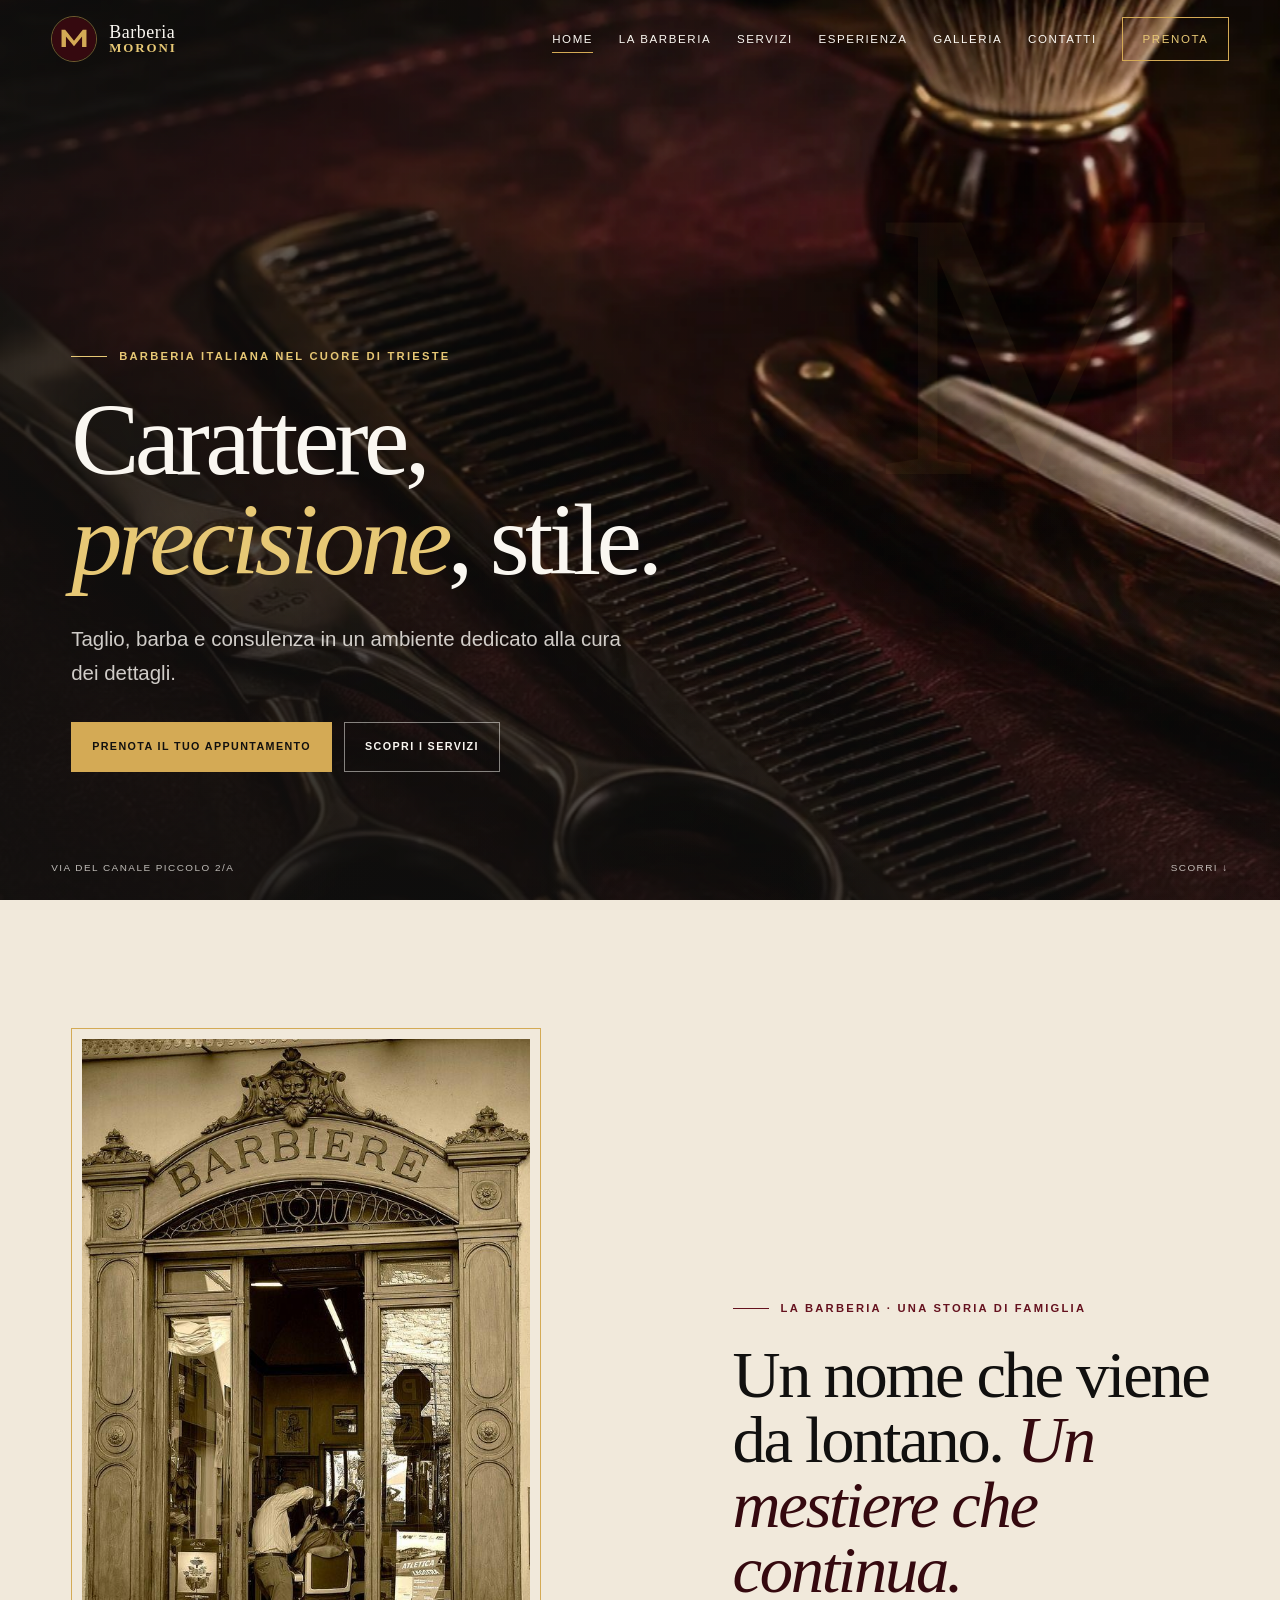
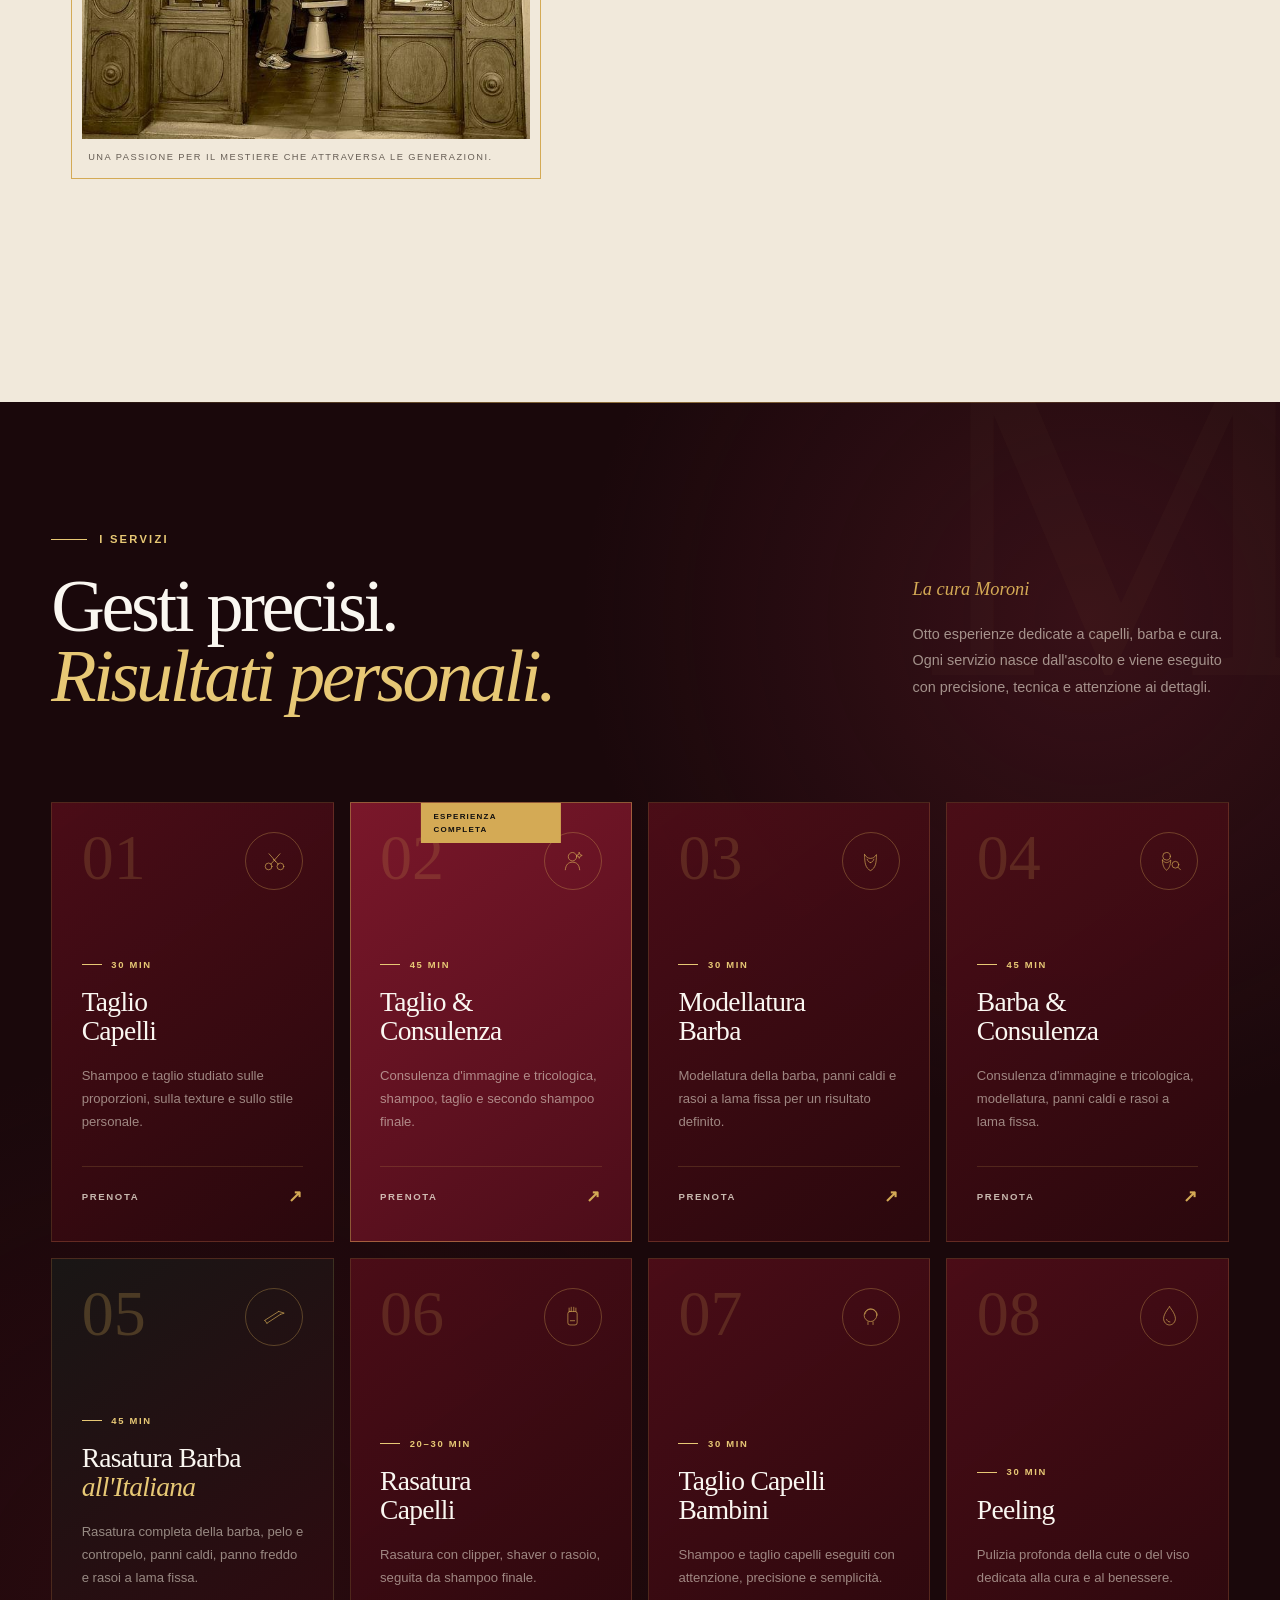
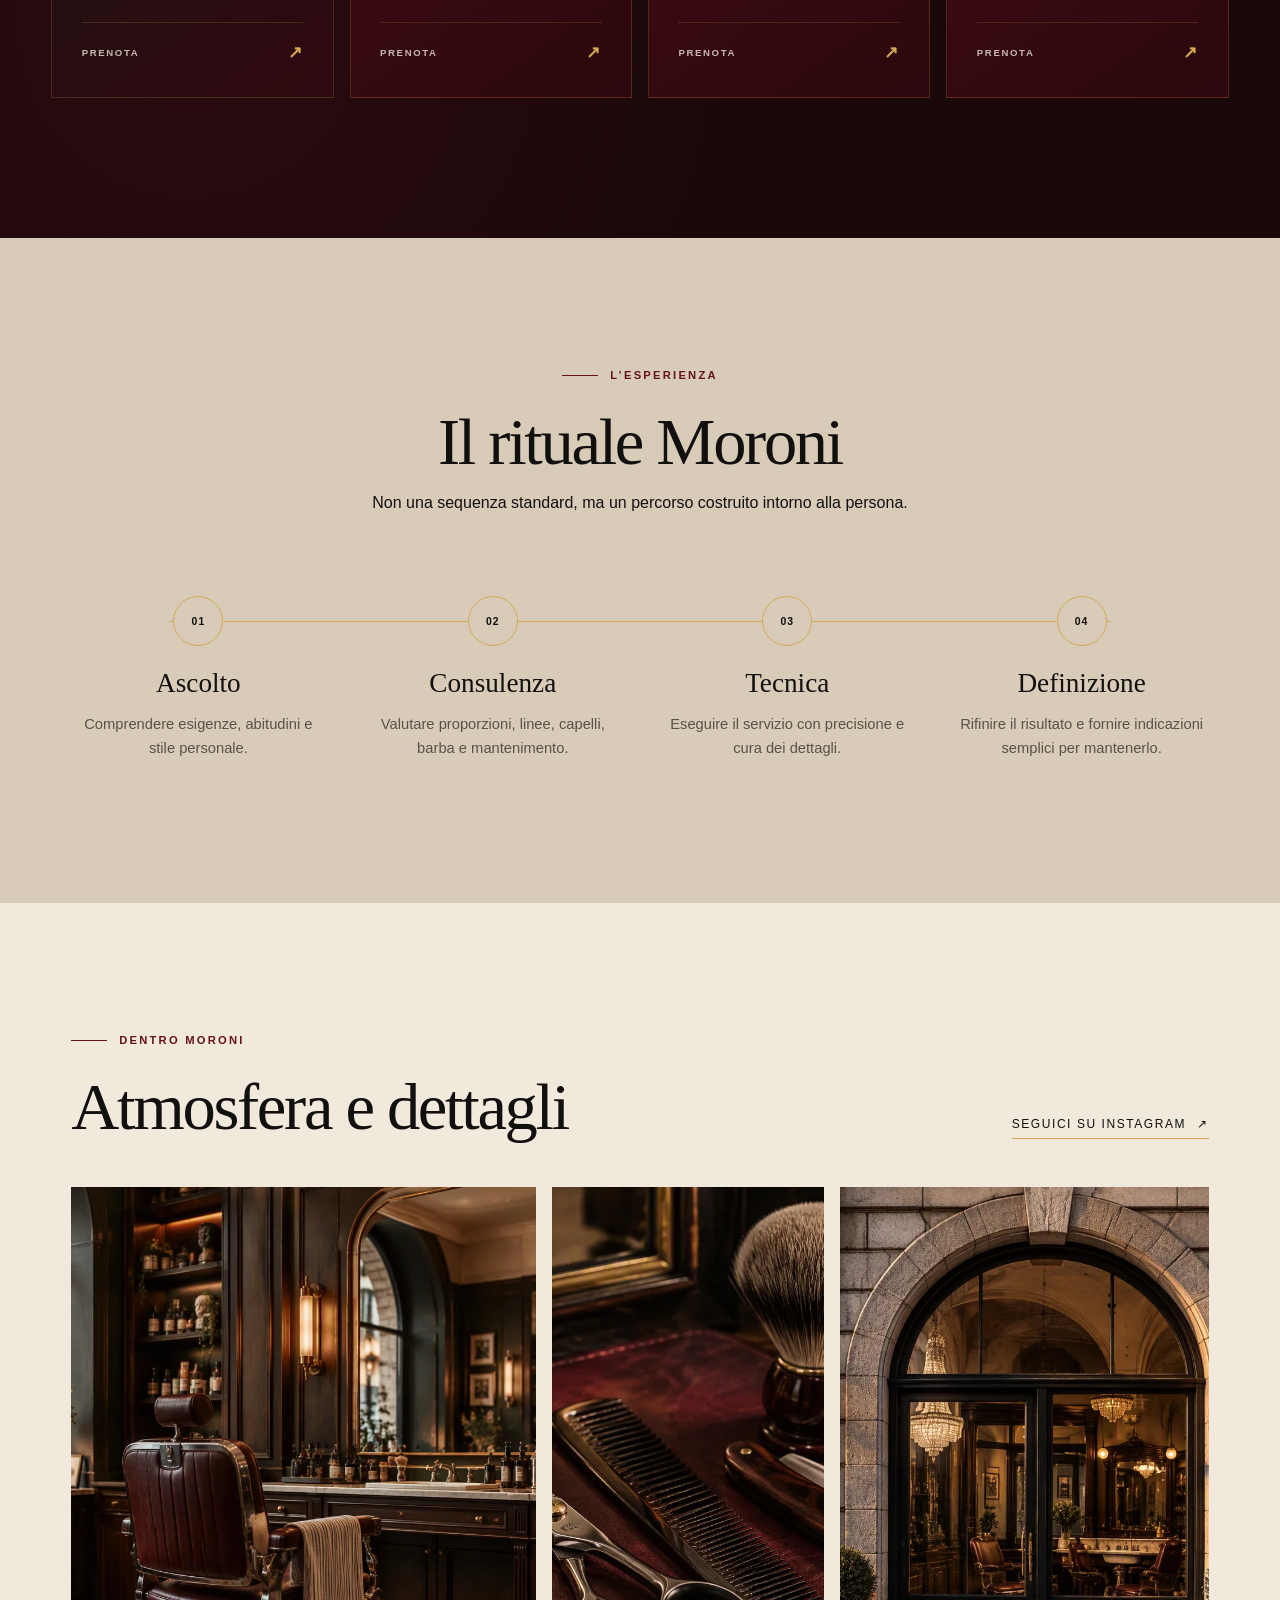
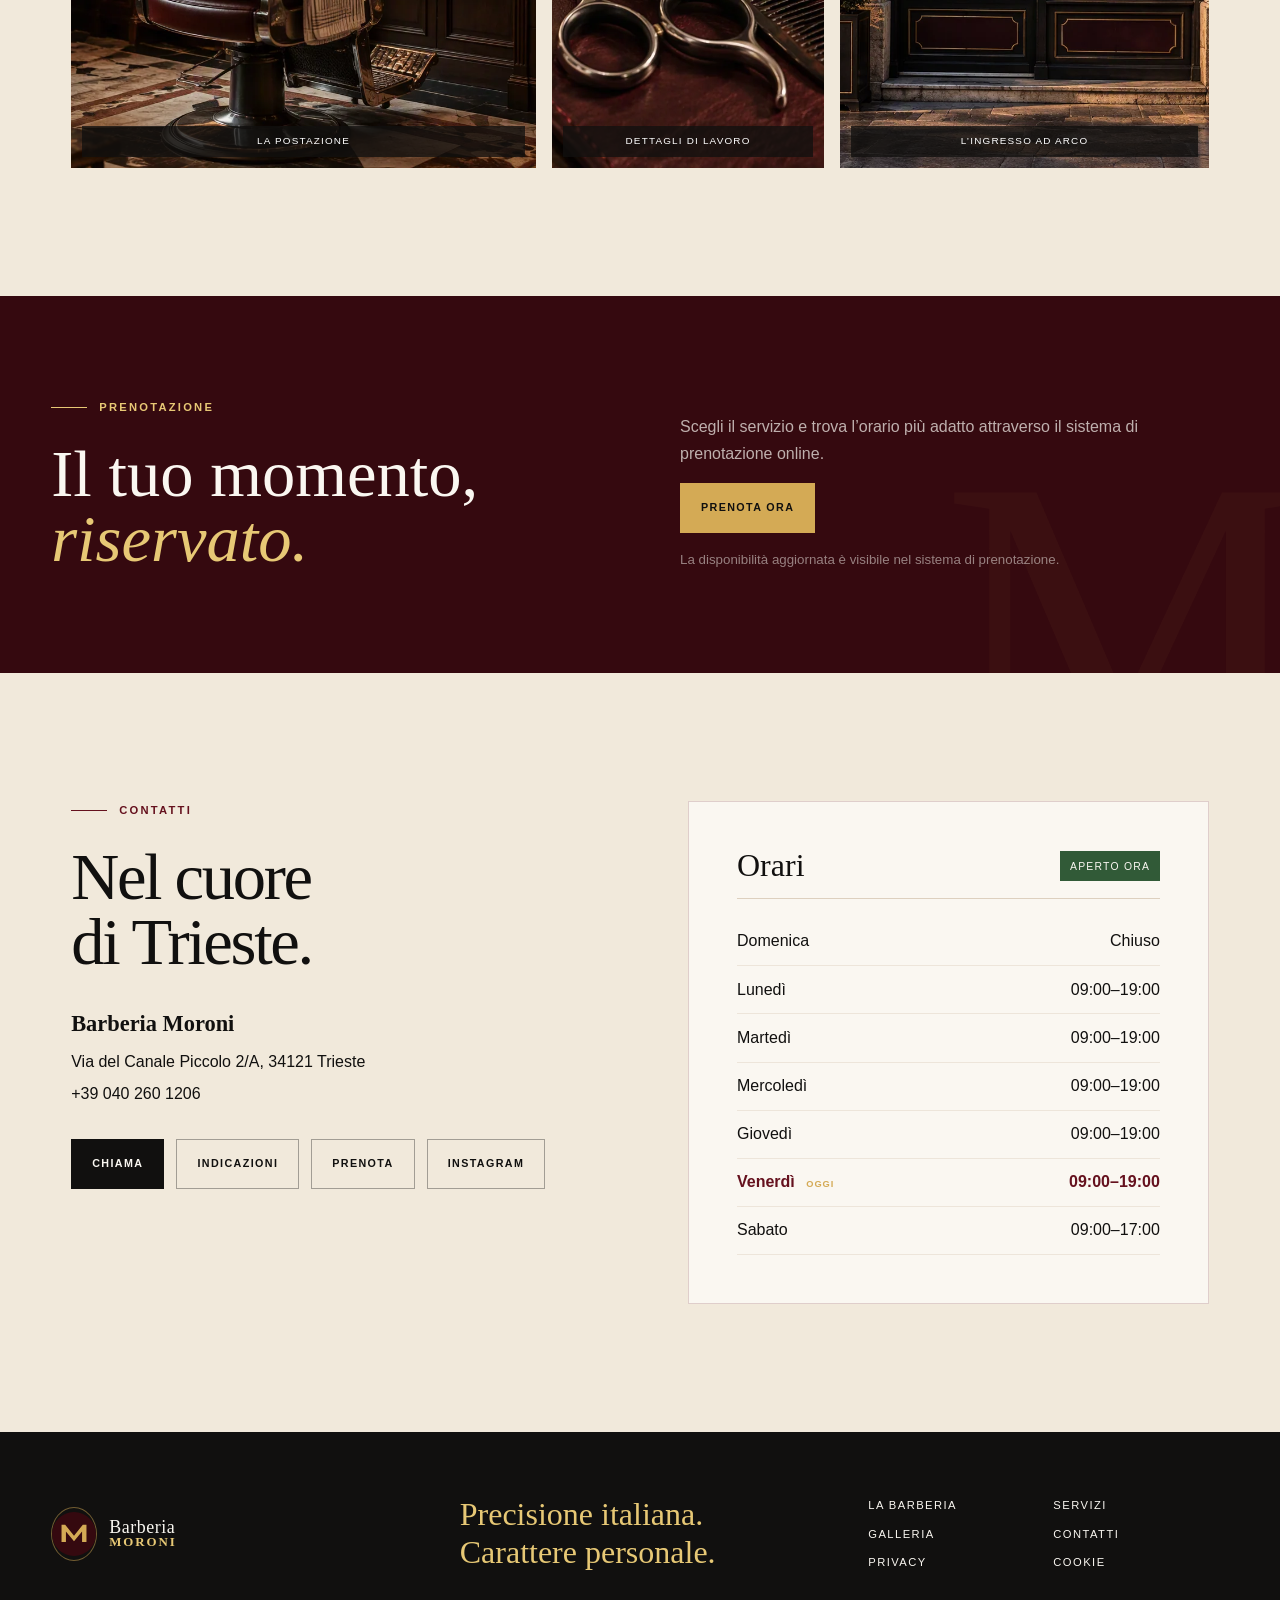
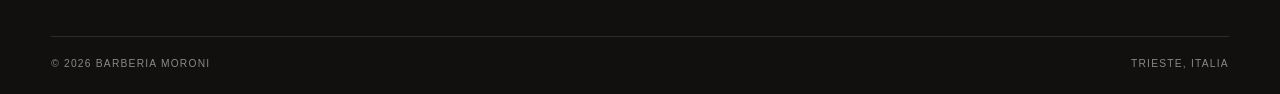
<file: index.html>
<!doctype html>
<html lang="it">

<head>
    <meta charset="utf-8">
    <meta name="viewport" content="width=device-width,initial-scale=1">
    <title>Barberia Moroni | Taglio, barba e consulenza a Trieste</title>
    <meta name="description"
        content="Barberia Moroni a Trieste: taglio capelli, modellatura barba, rasatura italiana e consulenza personalizzata. Scopri i servizi e prenota online.">
    <meta name="theme-color" content="#35090F">
    <meta property="og:title" content="Barberia Moroni | Trieste">
    <meta property="og:description" content="Carattere, precisione, stile. Barberia italiana nel cuore di Trieste.">
    <meta property="og:type" content="website">
    <meta property="og:image" content="assets/images/hero-barberia-moroni.jpg">
    <meta name="twitter:card" content="summary_large_image">
    <link rel="icon" href="assets/icons/favicon.svg" type="image/svg+xml">
    <link rel="preload" as="image" href="assets/images/hero-barberia-moroni.webp" media="(min-width:701px)">
    <link rel="stylesheet" href="css/style.css">
    <script src="js/config.js" defer></script>
    <script src="js/main.js" defer></script>
    <script
        type="application/ld+json">{"@context":"https://schema.org","@type":"HairSalon","name":"Barberia Moroni","address":{"@type":"PostalAddress","streetAddress":"Via del Canale Piccolo 2/A","postalCode":"34121","addressLocality":"Trieste","addressCountry":"IT"},"telephone":"+39 040 260 1206","sameAs":["https://www.instagram.com/barberiamoroni/"]}</script>
</head>

<body>
    <a class="skip-link" href="#main">Vai al contenuto</a>
    <header class="site-header" id="top"><a class="brand" href="#home"
            aria-label="Barberia Moroni, home"><img src="assets/logo/monogramma-m.svg" alt=""><span>Barberia
                <b>Moroni</b></span></a><button class="menu-toggle" aria-expanded="false"
            aria-controls="nav"><span></span><span></span><span></span><em>Menu</em></button>
        <nav id="nav" aria-label="Principale"><a href="#home">Home</a><a href="#barberia">La Barberia</a><a
                href="#servizi">Servizi</a><a href="#esperienza">Esperienza</a><a href="#galleria">Galleria</a><a
                href="#contatti">Contatti</a><a class="nav-cta booking-link" href="#">Prenota</a></nav>
    </header>
    <main id="main">
        <section class="hero" id="home">
            <picture>
                <source media="(max-width:700px)" srcset="assets/images/hero-barberia-moroni-mobile.webp"
                    type="image/webp">
                <source srcset="assets/images/hero-barberia-moroni.webp" type="image/webp"><img id="hero-image"
                    src="assets/images/hero-barberia-moroni.jpg"
                    alt="Ingresso ad arco di una barberia elegante nel centro storico" width="1920" height="1080">
            </picture>
            <div class="hero-shade"></div>
            <div class="watermark" aria-hidden="true">M</div>
            <div class="hero-content">
                <p class="eyebrow">Barberia italiana nel cuore di Trieste</p>
                <h1>Carattere,<br><i>precisione</i>, stile.</h1>
                <p class="lead">Taglio, barba e consulenza in un ambiente dedicato alla cura dei dettagli.</p>
                <div class="hero-actions"><a class="btn btn-gold booking-link" href="#">Prenota il tuo
                        appuntamento</a><a class="btn btn-ghost" href="#servizi">Scopri i servizi</a></div>
            </div>
            <div class="hero-meta"><span>Via del Canale Piccolo 2/A</span><a href="#barberia">Scorri <span
                        aria-hidden="true">↓</span></a></div>
        </section>

<section class="story section" id="barberia">

    <div class="story-images reveal">
        <figure class="portrait">
            <img
                src="assets/images/history.jpg"
                alt="L'atmosfera classica e gli arredi della Barberia Moroni"
                loading="lazy"
                width="1500"
                height="700"
            >
            <figcaption>
                Una passione per il mestiere che attraversa le generazioni.
            </figcaption>
        </figure>
    </div>

    <div class="story-copy reveal">
        <p class="eyebrow dark">La Barberia · Una storia di famiglia</p>

        <h2>Un nome che viene da lontano. <i class="deep">Un mestiere che continua.</i></h2>
    </div>
</section>

        <section class="services-cards-section" id="servizi">

            <div class="services-cards-header">
                <div>
                    <p class="eyebrow">I servizi</p>

                    <h2>
                        Gesti precisi.<br>
                        <em>Risultati personali.</em>
                    </h2>
                </div>

                <div class="services-cards-intro">
                    <span>La cura Moroni</span>

                    <p>
                        Otto esperienze dedicate a capelli, barba e cura.
                        Ogni servizio nasce dall'ascolto e viene eseguito
                        con precisione, tecnica e attenzione ai dettagli.
                    </p>
                </div>
            </div>


            <div class="services-cards-grid">

                <!-- 01 TAGLIO CAPELLI -->
                <article class="service-card">

                    <div class="service-card-top">
                        <span class="service-number">01</span>

                        <div class="service-icon" aria-hidden="true">
                            <svg viewBox="0 0 64 64">
                                <circle cx="18" cy="46" r="8"></circle>
                                <circle cx="46" cy="46" r="8"></circle>
                                <path d="M23 41L45 16"></path>
                                <path d="M41 41L19 16"></path>
                                <path d="M29 29L35 35"></path>
                            </svg>
                        </div>
                    </div>

                    <div class="service-card-content">

                        <span class="service-duration">
                            30 min
                        </span>

                        <h3>Taglio<br>Capelli</h3>

                        <p>
                            Shampoo e taglio studiato sulle proporzioni,
                            sulla texture e sullo stile personale.
                        </p>

                    </div>

                    <a class="service-card-link" href="https://bookizon.it/web/n/barberia-moroni/profilo"
                        target="_blank" rel="noopener noreferrer">
                        <span>Prenota</span>
                        <span aria-hidden="true">↗</span>
                    </a>

                </article>


                <!-- 02 TAGLIO + CONSULENZA -->
                <article class="service-card service-card-featured">

                    <div class="service-card-top">
                        <span class="service-number">02</span>

                        <div class="service-icon" aria-hidden="true">
                            <svg viewBox="0 0 64 64">
                                <circle cx="32" cy="23" r="10"></circle>
                                <path d="M15 54C16 42 22 36 32 36C42 36 48 42 49 54"></path>
                                <path d="M48 13L50 18L55 20L50 22L48 27L46 22L41 20L46 18Z"></path>
                            </svg>
                        </div>
                    </div>

                    <div class="service-card-content">

                        <span class="service-duration">
                            45 min
                        </span>

                        <h3>
                            Taglio &amp;<br>
                            Consulenza
                        </h3>

                        <p>
                            Consulenza d'immagine e tricologica, shampoo,
                            taglio e secondo shampoo finale.
                        </p>

                    </div>

                    <div class="service-featured-label">
                        Esperienza completa
                    </div>

                    <a class="service-card-link" href="https://bookizon.it/web/n/barberia-moroni/profilo"
                        target="_blank" rel="noopener noreferrer">
                        <span>Prenota</span>
                        <span aria-hidden="true">↗</span>
                    </a>

                </article>


                <!-- 03 MODELLATURA BARBA -->
                <article class="service-card">

                    <div class="service-card-top">
                        <span class="service-number">03</span>

                        <div class="service-icon" aria-hidden="true">
                            <svg viewBox="0 0 64 64">
                                <path d="
                            M18 18
                            C18 38 20 50 32 56
                            C44 50 46 38 46 18
                            C42 24 38 27 32 27
                            C26 27 22 24 18 18Z
                        "></path>
                                <path d="M24 29C26 34 28 36 32 37"></path>
                                <path d="M40 29C38 34 36 36 32 37"></path>
                            </svg>
                        </div>
                    </div>

                    <div class="service-card-content">

                        <span class="service-duration">
                            30 min
                        </span>

                        <h3>
                            Modellatura<br>
                            Barba
                        </h3>

                        <p>
                            Modellatura della barba, panni caldi e rasoi
                            a lama fissa per un risultato definito.
                        </p>

                    </div>

                    <a class="service-card-link" href="https://bookizon.it/web/n/barberia-moroni/profilo"
                        target="_blank" rel="noopener noreferrer">
                        <span>Prenota</span>
                        <span aria-hidden="true">↗</span>
                    </a>

                </article>


                <!-- 04 BARBA + CONSULENZA -->
                <article class="service-card">

                    <div class="service-card-top">
                        <span class="service-number">04</span>

                        <div class="service-icon" aria-hidden="true">
                            <svg viewBox="0 0 64 64">
                                <circle cx="25" cy="22" r="9"></circle>

                                <path d="
                            M15 31
                            C16 44 19 51 25 55
                            C31 51 34 44 35 31
                            C31 35 28 37 25 37
                            C22 37 19 35 15 31Z
                        "></path>

                                <circle cx="46" cy="42" r="8"></circle>
                                <path d="M52 48L58 54"></path>
                            </svg>
                        </div>
                    </div>

                    <div class="service-card-content">

                        <span class="service-duration">
                            45 min
                        </span>

                        <h3>
                            Barba &amp;<br>
                            Consulenza
                        </h3>

                        <p>
                            Consulenza d'immagine e tricologica,
                            modellatura, panni caldi e rasoi a lama fissa.
                        </p>

                    </div>

                    <a class="service-card-link" href="https://bookizon.it/web/n/barberia-moroni/profilo"
                        target="_blank" rel="noopener noreferrer">
                        <span>Prenota</span>
                        <span aria-hidden="true">↗</span>
                    </a>

                </article>


                <!-- 05 RASATURA ITALIANA -->
                <article class="service-card service-card-wide">

                    <div class="service-card-top">
                        <span class="service-number">05</span>

                        <div class="service-icon" aria-hidden="true">
                            <svg viewBox="0 0 64 64">
                                <path d="M9 41L42 20"></path>
                                <path d="M14 48L46 27"></path>
                                <path d="M42 20L55 24L46 27"></path>
                                <path d="M9 41L14 48"></path>
                            </svg>
                        </div>
                    </div>

                    <div class="service-card-content">

                        <span class="service-duration">
                            45 min
                        </span>

                        <h3>
                            Rasatura Barba<br>
                            <em>all'Italiana</em>
                        </h3>

                        <p>
                            Rasatura completa della barba, pelo e contropelo,
                            panni caldi, panno freddo e rasoi a lama fissa.
                        </p>

                    </div>

                    <a class="service-card-link" href="https://bookizon.it/web/n/barberia-moroni/profilo"
                        target="_blank" rel="noopener noreferrer">
                        <span>Prenota</span>
                        <span aria-hidden="true">↗</span>
                    </a>

                </article>


                <!-- 06 RASATURA CAPELLI -->
                <article class="service-card">

                    <div class="service-card-top">
                        <span class="service-number">06</span>

                        <div class="service-icon" aria-hidden="true">
                            <svg viewBox="0 0 64 64">
                                <rect x="21" y="20" width="22" height="32" rx="5"></rect>
                                <path d="M24 20V12"></path>
                                <path d="M29 20V10"></path>
                                <path d="M35 20V10"></path>
                                <path d="M40 20V12"></path>
                                <path d="M27 42H37"></path>
                            </svg>
                        </div>
                    </div>

                    <div class="service-card-content">

                        <span class="service-duration">
                            20–30 min
                        </span>

                        <h3>
                            Rasatura<br>
                            Capelli
                        </h3>

                        <p>
                            Rasatura con clipper, shaver o rasoio,
                            seguita da shampoo finale.
                        </p>

                    </div>

                    <a class="service-card-link" href="https://bookizon.it/web/n/barberia-moroni/profilo"
                        target="_blank" rel="noopener noreferrer">
                        <span>Prenota</span>
                        <span aria-hidden="true">↗</span>
                    </a>

                </article>


                <!-- 07 BAMBINI -->
                <article class="service-card">

                    <div class="service-card-top">
                        <span class="service-number">07</span>

                        <div class="service-icon" aria-hidden="true">
                            <svg viewBox="0 0 64 64">
                                <circle cx="32" cy="29" r="15"></circle>
                                <path d="M19 26C22 17 28 13 37 15C43 16 47 21 48 27"></path>
                                <path d="M26 45V51"></path>
                                <path d="M38 45V51"></path>
                            </svg>
                        </div>
                    </div>

                    <div class="service-card-content">

                        <span class="service-duration">
                            30 min
                        </span>

                        <h3>
                            Taglio Capelli<br>
                            Bambini
                        </h3>

                        <p>
                            Shampoo e taglio capelli eseguiti con
                            attenzione, precisione e semplicità.
                        </p>

                    </div>

                    <a class="service-card-link" href="https://bookizon.it/web/n/barberia-moroni/profilo"
                        target="_blank" rel="noopener noreferrer">
                        <span>Prenota</span>
                        <span aria-hidden="true">↗</span>
                    </a>

                </article>


                <!-- 08 PEELING -->
                <article class="service-card">

                    <div class="service-card-top">
                        <span class="service-number">08</span>

                        <div class="service-icon" aria-hidden="true">
                            <svg viewBox="0 0 64 64">
                                <path d="
                            M32 9
                            C32 9 18 25 18 37
                            C18 45 24 52 32 52
                            C40 52 46 45 46 37
                            C46 25 32 9 32 9Z
                        "></path>

                                <path d="M25 39C27 43 29 45 33 45"></path>
                            </svg>
                        </div>
                    </div>

                    <div class="service-card-content">

                        <span class="service-duration">
                            30 min
                        </span>

                        <h3>Peeling</h3>

                        <p>
                            Pulizia profonda della cute o del viso
                            dedicata alla cura e al benessere.
                        </p>

                    </div>

                    <a class="service-card-link" href="https://bookizon.it/web/n/barberia-moroni/profilo"
                        target="_blank" rel="noopener noreferrer">
                        <span>Prenota</span>
                        <span aria-hidden="true">↗</span>
                    </a>

                </article>

            </div>

        </section>
        <section class="ritual section" id="esperienza">
            <div class="ritual-intro reveal">
                <p class="eyebrow dark">L’esperienza</p>
                <h2>Il rituale Moroni</h2>
                <p>Non una sequenza standard, ma un percorso costruito intorno alla persona.</p>
            </div>
            <div class="ritual-steps">
                <article class="reveal"><span>01</span>
                    <h3>Ascolto</h3>
                    <p>Comprendere esigenze, abitudini e stile personale.</p>
                </article>
                <article class="reveal"><span>02</span>
                    <h3>Consulenza</h3>
                    <p>Valutare proporzioni, linee, capelli, barba e mantenimento.</p>
                </article>
                <article class="reveal"><span>03</span>
                    <h3>Tecnica</h3>
                    <p>Eseguire il servizio con precisione e cura dei dettagli.</p>
                </article>
                <article class="reveal"><span>04</span>
                    <h3>Definizione</h3>
                    <p>Rifinire il risultato e fornire indicazioni semplici per mantenerlo.</p>
                </article>
            </div>
        </section>
        <section class="gallery section" id="galleria">
            <div class="gallery-head">
                <div>
                    <p class="eyebrow dark">Dentro Moroni</p>
                    <h2>Atmosfera e dettagli</h2>
                </div><a class="text-link" id="instagram-gallery" href="#">Seguici su Instagram <span>↗</span></a>
            </div>
            <div class="gallery-grid" id="gallery-grid"></div>
        </section>
        <section class="booking-band">
            <div>
                <p class="eyebrow">Prenotazione</p>
                <h2>Il tuo momento,<br><i>riservato.</i></h2>
            </div>
            <div>
                <p>Scegli il servizio e trova l’orario più adatto attraverso il sistema di prenotazione online.</p><a
                    class="btn btn-gold booking-link" href="#">Prenota ora</a><small>La disponibilità aggiornata è
                    visibile nel sistema di prenotazione.</small>
            </div>
        </section>
        <section class="contact section" id="contatti">
            <div class="contact-copy">
                <p class="eyebrow dark">Contatti</p>
                <h2>Nel cuore<br>di Trieste.</h2>
                <address><strong>Barberia Moroni</strong><span id="address"></span><a id="phone"></a></address>
                <div class="contact-actions"><a class="btn btn-dark" id="call-link">Chiama</a><a class="btn btn-outline"
                        id="directions-link">Indicazioni</a><a class="btn btn-outline booking-link">Prenota</a><a
                        class="btn btn-outline" id="instagram-link">Instagram</a></div>
            </div>
            <div class="hours">
                <div class="hours-top">
                    <h3>Orari</h3><span class="status" id="open-status" aria-live="polite"></span>
                </div>
                <p class="verify-note" id="verify-note">Orari indicativi da verificare prima della pubblicazione.</p>
                <ol id="hours-list"></ol>
            </div>
        </section>
    </main>
    <footer>
        <div class="footer-top"><a class="brand" href="#home"><img src="assets/logo/monogramma-m.svg" alt="" width="54"
                    height="54"><span>Barberia <b>Moroni</b></span></a>
            <p>Precisione italiana.<br>Carattere personale.</p>
            <nav aria-label="Footer"><a href="#barberia">La Barberia</a><a href="#servizi">Servizi</a><a
                    href="#galleria">Galleria</a><a href="#contatti">Contatti</a><a href="privacy.html">Privacy</a><a
                    href="cookie.html">Cookie</a></nav>
        </div>
        <div class="footer-bottom"><span>© <span id="year"></span> Barberia Moroni</span><span>Trieste, Italia</span>
        </div>
    </footer>
    <div class="lightbox" id="lightbox" role="dialog" aria-modal="true" aria-labelledby="lightbox-caption" hidden>
        <button class="lightbox-close" aria-label="Chiudi immagine">×</button><button class="lightbox-prev"
            aria-label="Immagine precedente">←</button>
        <figure><img alt="">
            <figcaption id="lightbox-caption"></figcaption>
        </figure><button class="lightbox-next" aria-label="Immagine successiva">→</button>
    </div>
</body>

</html>
</file>
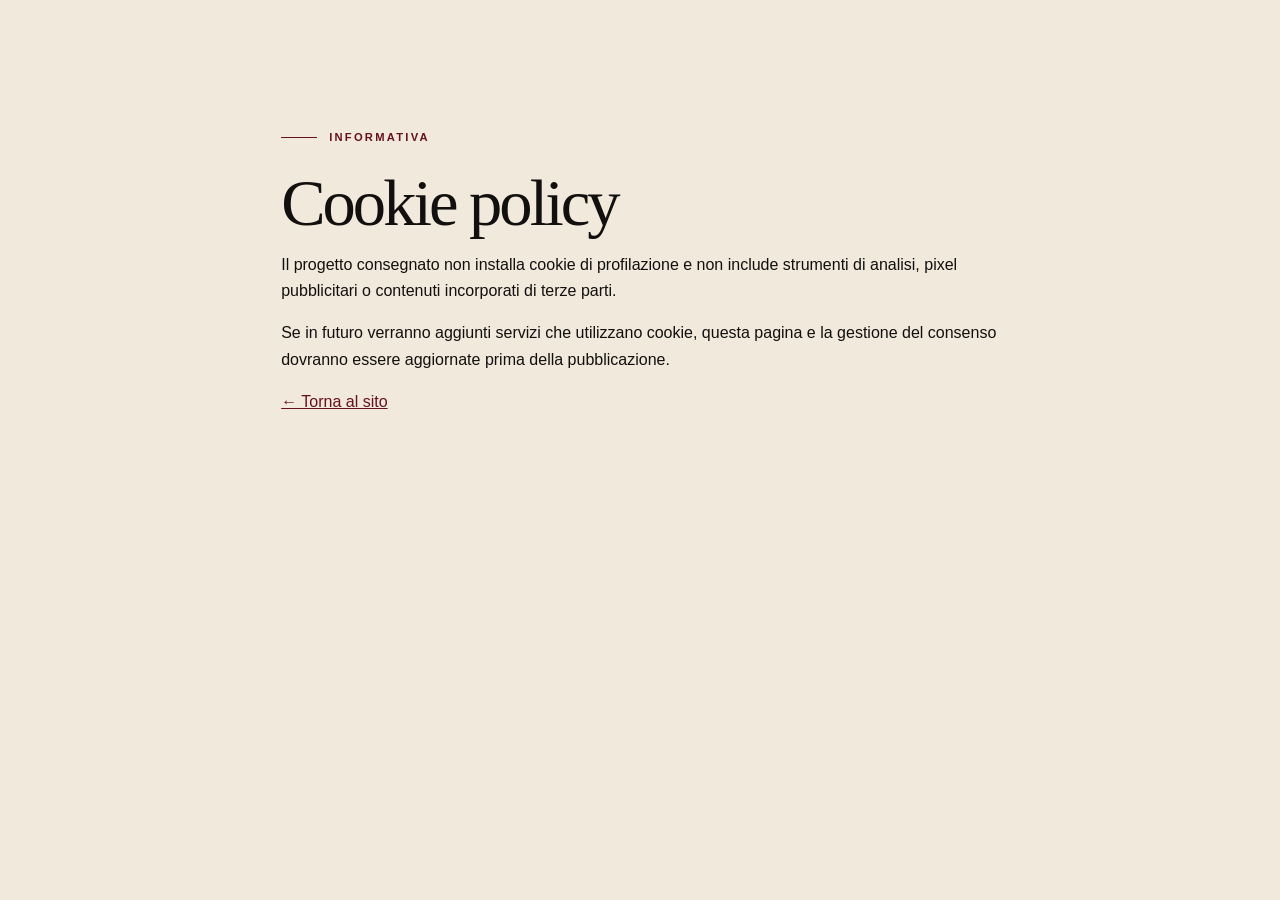
<file: cookie.html>
<!doctype html><html lang="it"><head><meta charset="utf-8"><meta name="viewport" content="width=device-width,initial-scale=1"><title>Cookie policy | Barberia Moroni</title><link rel="stylesheet" href="css/style.css"><style>.legal{max-width:820px;margin:auto;padding:8rem var(--pad)}.legal h1{font-size:var(--h2)}.legal a{color:var(--burgundy);text-decoration:underline}</style></head><body><main class="legal"><p class="eyebrow dark">Informativa</p><h1>Cookie policy</h1><p>Il progetto consegnato non installa cookie di profilazione e non include strumenti di analisi, pixel pubblicitari o contenuti incorporati di terze parti.</p><p>Se in futuro verranno aggiunti servizi che utilizzano cookie, questa pagina e la gestione del consenso dovranno essere aggiornate prima della pubblicazione.</p><p><a href="index.html">← Torna al sito</a></p></main></body></html>
</file>
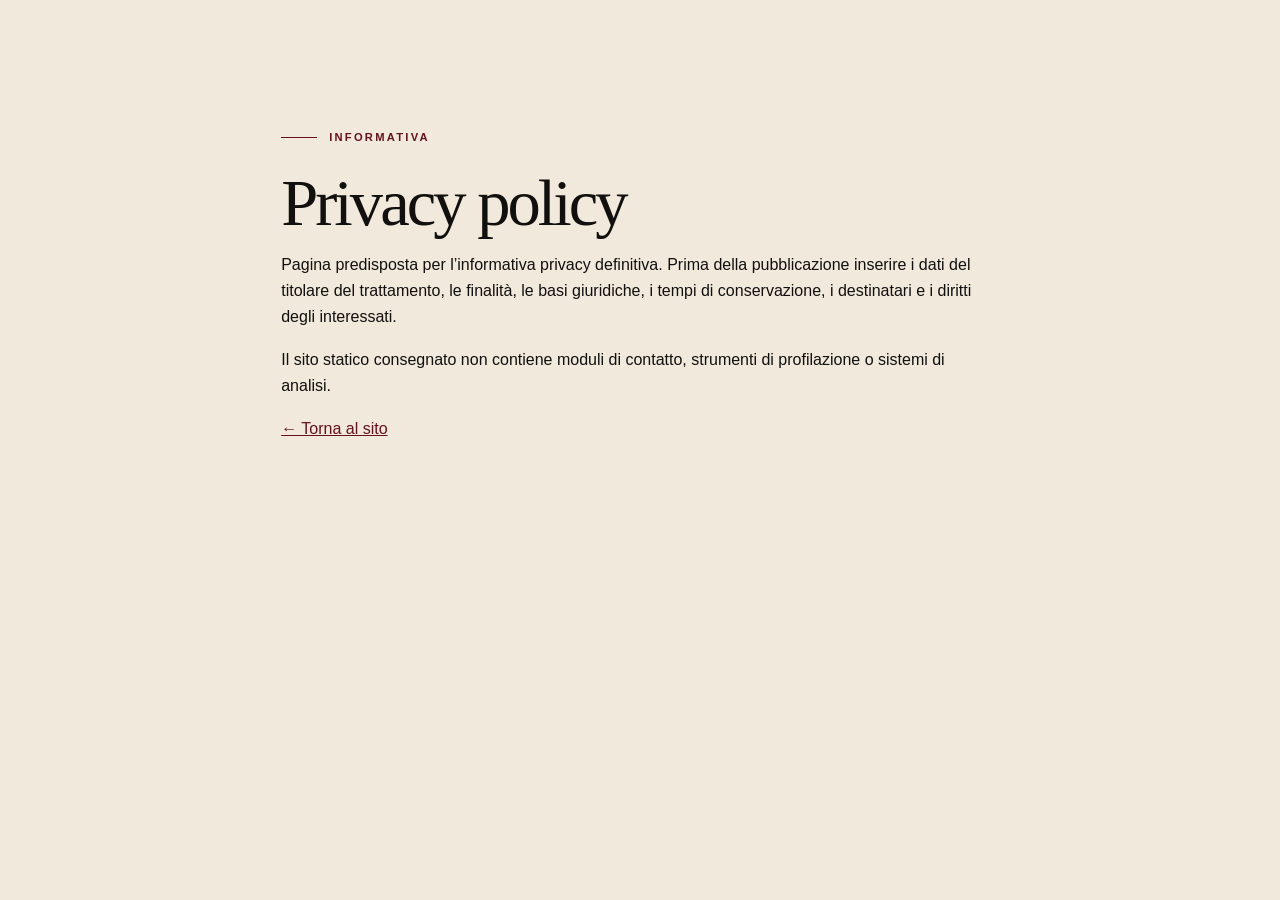
<file: privacy.html>
<!doctype html><html lang="it"><head><meta charset="utf-8"><meta name="viewport" content="width=device-width,initial-scale=1"><title>Privacy policy | Barberia Moroni</title><link rel="stylesheet" href="css/style.css"><style>.legal{max-width:820px;margin:auto;padding:8rem var(--pad)}.legal h1{font-size:var(--h2)}.legal a{color:var(--burgundy);text-decoration:underline}</style></head><body><main class="legal"><p class="eyebrow dark">Informativa</p><h1>Privacy policy</h1><p>Pagina predisposta per l’informativa privacy definitiva. Prima della pubblicazione inserire i dati del titolare del trattamento, le finalità, le basi giuridiche, i tempi di conservazione, i destinatari e i diritti degli interessati.</p><p>Il sito statico consegnato non contiene moduli di contatto, strumenti di profilazione o sistemi di analisi.</p><p><a href="index.html">← Torna al sito</a></p></main></body></html>
</file>
<file: css/style.css>
:root {
    --burgundy: #65111e;
    --deep: #35090f;
    --light-burgundy: #842638;
    --gold: #d4aa55;
    --gold-light: #e7c875;
    --coal: #11100f;
    --anthracite: #1b1917;
    --ivory: #f1e9db;
    --paper: #d8ccb8;
    --white: #faf7f1;
    --max: 1240px;
    --pad: clamp(1.25rem, 4vw, 4rem);
    --section: clamp(5rem, 10vw, 9rem);
    --radius: 2px;
    --ease: cubic-bezier(.22, 1, .36, 1);
    --fast: 220ms;
    --slow: 800ms;
    --display: Georgia, 'Times New Roman', serif;
    --sans: Arial, Helvetica, sans-serif;
    --h1: clamp(3.35rem, 8vw, 8.4rem);
    --h2: clamp(2.45rem, 5.2vw, 5.2rem);
    --shadow: 0 24px 80px rgba(17, 16, 15, .18)
}

.deep {
  color: var(--deep);
}

* {
    box-sizing: border-box
}

html {
    scroll-behavior: smooth
}

body {
    margin: 0;
    background: var(--ivory);
    color: var(--coal);
    font-family: var(--sans);
    font-size: 16px;
    line-height: 1.65;
    overflow-x: hidden
}

body.menu-open {
    overflow: hidden
}

img {
    max-width: 100%;
    display: block
}

a {
    color: inherit;
    text-decoration: none
}

button {
    font: inherit
}

.skip-link {
    position: fixed;
    z-index: 1000;
    left: 1rem;
    top: -5rem;
    background: var(--gold);
    color: var(--coal);
    padding: .8rem 1rem
}

.skip-link:focus {
    top: 1rem
}

:focus-visible {
    outline: 2px solid var(--gold-light);
    outline-offset: 4px
}

.site-header {
    position: fixed;
    inset: 0 0 auto;
    z-index: 100;
    display: flex;
    align-items: center;
    justify-content: space-between;
    padding: 1rem var(--pad);
    color: var(--white);
    transition: background var(--fast), padding var(--fast), border var(--fast)
}

.site-header.scrolled {
    padding: .65rem var(--pad);
    background: rgba(17, 16, 15, .92);
    backdrop-filter: blur(14px);
    border-bottom: 1px solid rgba(212, 170, 85, .22)
}

.brand {
    display: flex;
    align-items: center;
    gap: .75rem;
    font-family: var(--display);
    font-size: 1.12rem;
    letter-spacing: .03em
}

.brand img {
    width: 46px;
    border: 1px solid rgba(212, 170, 85, .5);
    border-radius: 50%
}

.brand span {
    display: grid;
    line-height: 1
}

.brand b {
    text-transform: uppercase;
    letter-spacing: .15em;
    font-size: .72em;
    color: var(--gold-light)
}

#nav {
    display: flex;
    align-items: center;
    gap: clamp(.8rem, 2vw, 2rem);
    font-size: .72rem;
    text-transform: uppercase;
    letter-spacing: .14em
}

#nav>a:not(.nav-cta) {
    position: relative;
    padding: .65rem 0
}

#nav>a:not(.nav-cta)::after {
    content: "";
    position: absolute;
    left: 0;
    right: 100%;
    bottom: .4rem;
    height: 1px;
    background: var(--gold);
    transition: right var(--fast)
}

#nav>a:hover::after,
#nav>a.active::after {
    right: 0
}

.nav-cta {
    border: 1px solid var(--gold);
    color: var(--gold-light);
    padding: .7rem 1.2rem
}

.menu-toggle {
    display: none;
    background: none;
    border: 0;
    color: inherit;
    min-width: 48px;
    min-height: 48px
}

.menu-toggle em {
    position: absolute;
    clip: rect(0 0 0 0)
}

.hero {
    min-height: 100svh;
    position: relative;
    color: var(--white);
    display: grid;
    align-items: end;
    overflow: hidden
}

.hero picture,
.hero picture img,
.hero-shade {
    position: absolute;
    inset: 0;
    width: 100%;
    height: 100%
}

.hero picture img {
    object-fit: cover;
    will-change: transform
}

.hero-shade {
    background: linear-gradient(90deg, rgba(17, 16, 15, .86) 0%, rgba(17, 16, 15, .45) 46%, rgba(17, 16, 15, .12) 76%), linear-gradient(0deg, rgba(17, 16, 15, .68), transparent 55%)
}

.hero-content {
    position: relative;
    z-index: 2;
    width: min(100%, var(--max));
    margin-inline: auto;
    padding: 10rem var(--pad) 8rem
}

.eyebrow {
    display: flex;
    align-items: center;
    gap: .75rem;
    margin: 0 0 1.5rem;
    color: var(--gold-light);
    text-transform: uppercase;
    letter-spacing: .2em;
    font-size: .7rem;
    font-weight: 700
}

.eyebrow:before {
    content: "";
    width: 36px;
    height: 1px;
    background: currentColor
}

.eyebrow.dark {
    color: var(--burgundy)
}

h1,
h2,
h3 {
    font-family: var(--display);
    font-weight: 400;
    line-height: .98;
    margin: 0
}

h1 {
    font-size: var(--h1);
    max-width: 1000px;
    letter-spacing: -.045em
}

h1 i,
h2 i {
    color: var(--gold-light);
    font-weight: 400
}

.lead {
    font-size: clamp(1rem, 1.7vw, 1.28rem);
    max-width: 580px;
    color: rgba(250, 247, 241, .82);
    margin: 2rem 0
}

.hero-actions,
.contact-actions {
    display: flex;
    gap: .75rem;
    flex-wrap: wrap
}

.btn {
    display: inline-flex;
    align-items: center;
    justify-content: center;
    min-height: 50px;
    padding: .8rem 1.25rem;
    text-transform: uppercase;
    letter-spacing: .13em;
    font-size: .67rem;
    font-weight: 700;
    border: 1px solid transparent;
    transition: transform var(--fast), background var(--fast), color var(--fast)
}

.btn:hover {
    transform: translateY(-2px)
}

.btn-gold {
    background: var(--gold);
    color: var(--coal)
}

.btn-gold:hover {
    background: var(--gold-light)
}

.btn-ghost {
    border-color: rgba(250, 247, 241, .5)
}

.btn-ghost:hover {
    background: var(--white);
    color: var(--coal)
}

.btn-dark {
    background: var(--coal);
    color: var(--white)
}

.btn-outline {
    border-color: rgba(17, 16, 15, .35)
}

.hero-meta {
    position: absolute;
    z-index: 2;
    bottom: 1.5rem;
    left: var(--pad);
    right: var(--pad);
    display: flex;
    justify-content: space-between;
    text-transform: uppercase;
    font-size: .62rem;
    letter-spacing: .15em;
    color: rgba(250, 247, 241, .75)
}

.watermark {
    position: absolute;
    z-index: 1;
    right: 5vw;
    top: 17%;
    font-family: var(--display);
    font-size: 30vw;
    line-height: 1;
    color: rgba(212, 170, 85, .05)
}

.section {
    padding: var(--section) var(--pad);
    position: relative
}

.story {
    max-width: var(--max);
    margin: auto;
    display: grid;
    grid-template-columns: 1.08fr .92fr;
    gap: clamp(3rem, 8vw, 8rem);
    align-items: center
}

.section-no {
    position: absolute;
    right: 2%;
    top: 2%;
    font: clamp(7rem, 18vw, 16rem)/1 var(--display);
    color: rgba(101, 17, 30, .055)
}

.story-images {
    position: relative;
    padding-right: 16%;
    padding-bottom: 17%
}

.portrait {
    margin: 0;
    border: 1px solid var(--gold);
    padding: .6rem
}

.portrait img {
    width: 100%;
    aspect-ratio: 4/5;
    object-fit: cover
}

.portrait figcaption {
    text-transform: uppercase;
    letter-spacing: .16em;
    font-size: .58rem;
    margin: .7rem .4rem .2rem;
    color: #665d54
}

.detail {
    position: absolute;
    width: 48%;
    right: 0;
    bottom: 0;
    aspect-ratio: 1;
    object-fit: cover;
    border: 9px solid var(--ivory);
    box-shadow: var(--shadow)
}

.story-copy h2,
.ritual h2,
.gallery h2,
.contact h2 {
    font-size: var(--h2);
    letter-spacing: -.035em
}

.story-copy p:not(.eyebrow) {
    max-width: 58ch;
    color: #514a43
}

.text-link {
    display: inline-flex;
    gap: .7rem;
    margin-top: 1rem;
    padding-bottom: .2rem;
    border-bottom: 1px solid var(--gold);
    font-size: .75rem;
    text-transform: uppercase;
    letter-spacing: .13em
}

.services {
    background: var(--deep);
    color: var(--white)
}

.services-head {
    max-width: var(--max);
    margin: 0 auto 3rem;
    display: grid;
    grid-template-columns: 1fr 1fr;
    gap: 3rem;
    align-items: end
}

.services h2,
.booking-band h2 {
    font-size: var(--h2)
}

.services-head>p {
    justify-self: end;
    max-width: 460px;
    color: rgba(250, 247, 241, .62)
}

.services-list {
    max-width: var(--max);
    margin: auto;
    border-top: 1px solid rgba(212, 170, 85, .38)
}

.service {
    border-bottom: 1px solid rgba(212, 170, 85, .28)
}

.service-toggle {
    width: 100%;
    display: grid;
    grid-template-columns: 52px 1fr auto 42px;
    gap: 1rem;
    align-items: center;
    text-align: left;
    background: none;
    border: 0;
    color: inherit;
    padding: 1.35rem 0;
    cursor: pointer
}

.service-toggle .num {
    font-family: var(--display);
    color: var(--gold);
    font-size: 1.15rem
}

.service-toggle h3 {
    font-size: clamp(1.4rem, 2.5vw, 2.3rem)
}

.service-toggle .duration {
    font-size: .7rem;
    text-transform: uppercase;
    letter-spacing: .13em;
    color: var(--paper)
}

.plus {
    font-size: 1.5rem;
    color: var(--gold);
    transition: transform var(--fast)
}

.service.open .plus {
    transform: rotate(45deg)
}

.service-panel {
    display: grid;
    grid-template-rows: 0fr;
    transition: grid-template-rows .45s var(--ease)
}

.service.open .service-panel {
    grid-template-rows: 1fr
}

.service-panel>div {
    overflow: hidden
}

.service-panel-inner {
    display: flex;
    justify-content: space-between;
    gap: 2rem;
    padding: 0 42px 1.5rem 68px;
    color: rgba(250, 247, 241, .7)
}

.service-panel p {
    margin: 0;
    max-width: 660px
}

.ritual {
    background: var(--paper)
}

.ritual-intro {
    max-width: 680px;
    margin: 0 auto 5rem;
    text-align: center
}

.ritual-intro .eyebrow {
    justify-content: center
}

.ritual-steps {
    max-width: var(--max);
    margin: auto;
    display: grid;
    grid-template-columns: repeat(4, 1fr);
    position: relative
}

.ritual-steps:before {
    content: "";
    position: absolute;
    top: 25px;
    left: 10%;
    right: 10%;
    height: 1px;
    background: var(--gold)
}

.ritual-steps article {
    padding: 0 1.5rem;
    text-align: center
}

.ritual-steps span {
    position: relative;
    display: grid;
    place-items: center;
    width: 50px;
    height: 50px;
    margin: 0 auto 1.5rem;
    background: var(--paper);
    border: 1px solid var(--gold);
    border-radius: 50%;
    font: bold .65rem var(--sans);
    letter-spacing: .1em
}

.ritual-steps h3 {
    font-size: 1.7rem
}

.ritual-steps p {
    color: #5a5149;
    font-size: .92rem
}

.gallery {
    max-width: var(--max);
    margin: auto
}

.gallery-head {
    display: flex;
    align-items: end;
    justify-content: space-between;
    margin-bottom: 3rem
}

.gallery-grid {
    display: grid;
    grid-template-columns: repeat(12, 1fr);
    gap: 1rem
}

.gallery-item {
    border: 0;
    padding: 0;
    background: none;
    cursor: zoom-in;
    overflow: hidden;
    position: relative
}

.gallery-item:nth-child(1),
.gallery-item:nth-child(6) {
    grid-column: span 5
}

.gallery-item:nth-child(2),
.gallery-item:nth-child(5) {
    grid-column: span 3
}

.gallery-item:nth-child(3),
.gallery-item:nth-child(4),
.gallery-item:nth-child(7),
.gallery-item:nth-child(8),
.gallery-item:nth-child(9) {
    grid-column: span 4
}

.gallery-item img {
    width: 100%;
    height: 100%;
    object-fit: cover;
    transition: transform .8s var(--ease)
}

.gallery-item:hover img {
    transform: scale(1.025)
}

.gallery-item[data-ratio="4x5"] {
    aspect-ratio: 4/5
}

.gallery-item[data-ratio="3x2"] {
    aspect-ratio: 3/2
}

.gallery-item[data-ratio="1x1"] {
    aspect-ratio: 1
}

.gallery-item span {
    position: absolute;
    inset: auto .7rem .7rem;
    background: rgba(17, 16, 15, .78);
    color: white;
    padding: .45rem .65rem;
    font-size: .62rem;
    text-transform: uppercase;
    letter-spacing: .12em
}

.booking-band {
    padding: clamp(4rem, 8vw, 7rem) max(var(--pad), calc((100vw - var(--max))/2));
    display: grid;
    grid-template-columns: 1fr 1fr;
    gap: 5rem;
    align-items: center;
    background: var(--deep);
    color: var(--white);
    position: relative;
    overflow: hidden
}

.booking-band:after {
    content: "M";
    position: absolute;
    right: -2rem;
    bottom: -10rem;
    font: 26rem/1 var(--display);
    color: rgba(212, 170, 85, .035)
}

.booking-band>div {
    position: relative;
    z-index: 1
}

.booking-band p:not(.eyebrow) {
    max-width: 490px;
    color: rgba(250, 247, 241, .7)
}

.booking-band small {
    display: block;
    margin-top: 1rem;
    color: rgba(250, 247, 241, .5)
}

.contact {
    max-width: var(--max);
    margin: auto;
    display: grid;
    grid-template-columns: 1fr 1fr;
    gap: 6rem
}

.contact h2 {
    margin-bottom: 2rem
}

.contact address {
    display: grid;
    gap: .35rem;
    font-style: normal;
    margin-bottom: 2rem
}

.contact address strong {
    font-family: var(--display);
    font-size: 1.4rem
}

.hours {
    border: 1px solid rgba(101, 17, 30, .18);
    padding: clamp(1.5rem, 4vw, 3rem);
    background: var(--white)
}

.hours-top {
    display: flex;
    align-items: center;
    justify-content: space-between;
    border-bottom: 1px solid #ddd0bf;
    padding-bottom: 1rem
}

.hours h3 {
    font-size: 2rem
}

.status {
    font-size: .65rem;
    text-transform: uppercase;
    letter-spacing: .12em;
    padding: .4rem .6rem;
    background: var(--coal);
    color: var(--white)
}

.status.open {
    background: #315a37
}

.verify-note {
    font-size: .75rem;
    color: var(--burgundy)
}

.hours ol {
    list-style: none;
    padding: 0;
    margin: 1.2rem 0 0
}

.hours li {
    display: flex;
    justify-content: space-between;
    padding: .65rem 0;
    border-bottom: 1px solid #ede5da
}

.hours li.today {
    color: var(--burgundy);
    font-weight: 700
}

.hours li.today span:first-child:after {
    content: " Oggi";
    font-size: .58rem;
    text-transform: uppercase;
    letter-spacing: .1em;
    margin-left: .5rem;
    color: var(--gold)
}

footer {
    background: var(--coal);
    color: var(--white);
    padding: 4rem var(--pad) 1.3rem
}

.footer-top {
    max-width: var(--max);
    margin: auto;
    display: grid;
    grid-template-columns: 1fr 1fr 1fr;
    gap: 3rem
}

.footer-top>p {
    font: 2rem/1.18 var(--display);
    color: var(--gold-light);
    margin: 0
}

.footer-top nav {
    display: grid;
    grid-template-columns: 1fr 1fr;
    gap: .6rem;
    font-size: .7rem;
    text-transform: uppercase;
    letter-spacing: .13em
}

.footer-bottom {
    max-width: var(--max);
    margin: 4rem auto 0;
    padding-top: 1.2rem;
    border-top: 1px solid rgba(255, 255, 255, .12);
    display: flex;
    justify-content: space-between;
    font-size: .64rem;
    text-transform: uppercase;
    letter-spacing: .12em;
    color: rgba(255, 255, 255, .5)
}

.reveal {
    opacity: 0;
    transform: translateY(30px);
    transition: opacity .8s var(--ease), transform .8s var(--ease)
}

.reveal.visible {
    opacity: 1;
    transform: none
}

.lightbox {
    position: fixed;
    z-index: 300;
    inset: 0;
    background: rgba(10, 9, 9, .96);
    display: grid;
    grid-template-columns: 70px 1fr 70px;
    place-items: center;
    color: white;
    padding: 2rem
}

.lightbox[hidden] {
    display: none
}

.lightbox figure {
    margin: 0;
    max-width: min(1100px, 80vw);
    display: grid;
    gap: .7rem
}

.lightbox img {
    max-height: 82vh;
    margin: auto
}

.lightbox button {
    border: 0;
    background: none;
    color: white;
    font-size: 2rem;
    min-width: 48px;
    min-height: 48px;
    cursor: pointer
}

.lightbox-close {
    position: absolute;
    right: 1.2rem;
    top: 1.2rem
}

.lightbox figcaption {
    text-align: center;
    letter-spacing: .12em;
    text-transform: uppercase;
    font-size: .68rem
}

@media(max-width:860px) {
    .menu-toggle {
        display: grid;
        place-content: center;
        gap: 5px
    }

    .menu-toggle span {
        display: block;
        width: 24px;
        height: 1px;
        background: currentColor
    }

    #nav {
        position: fixed;
        inset: 0;
        background: var(--coal);
        display: flex;
        flex-direction: column;
        justify-content: center;
        gap: 1.25rem;
        font-size: 1rem;
        transform: translateX(100%);
        transition: transform .45s var(--ease)
    }

    body.menu-open #nav {
        transform: none
    }

    .menu-toggle {
        z-index: 2
    }

    .story,
    .services-head,
    .booking-band,
    .contact {
        grid-template-columns: 1fr
    }

    .services-head>p {
        justify-self: start
    }

    .ritual-steps {
        grid-template-columns: 1fr 1fr;
        gap: 3rem 0
    }

    .ritual-steps:before {
        display: none
    }

    .gallery-item:nth-child(n) {
        grid-column: span 6
    }

    .footer-top {
        grid-template-columns: 1fr 1fr
    }

    .footer-top nav {
        grid-column: 1/-1
    }

    .story-images {
        max-width: 620px
    }

    .contact {
        gap: 3rem
    }
}

@media(max-width:560px) {
    .hero-content {
        padding-bottom: 9rem
    }

    .hero-shade {
        background: linear-gradient(0deg, rgba(17, 16, 15, .87), rgba(17, 16, 15, .12) 90%)
    }

    .hero-meta span {
        display: none
    }

    .hero-actions .btn {
        width: 100%
    }

    .story {
        padding-top: 6rem
    }

    .story-images {
        padding-right: 10%;
        padding-bottom: 15%
    }

    .service-toggle {
        grid-template-columns: 34px 1fr 30px
    }

    .service-toggle .duration {
        grid-column: 2
    }

    .service-panel-inner {
        padding: 0 0 1.5rem 34px;
        display: grid
    }

    .ritual-steps {
        grid-template-columns: 1fr
    }

    .gallery-head {
        align-items: start;
        flex-direction: column;
        gap: 1.5rem
    }

    .gallery-item:nth-child(n) {
        grid-column: span 12
    }

    .gallery-item:nth-child(3n) {
        grid-column: span 8
    }

    .gallery-item:nth-child(3n+1) {
        grid-column: span 12
    }

    .gallery-item:nth-child(3n+2) {
        grid-column: span 10;
        margin-left: auto
    }

    .booking-band {
        gap: 2rem
    }

    .contact-actions .btn {
        flex: 1 1 45%
    }

    .footer-top {
        grid-template-columns: 1fr
    }

    .footer-top nav {
        grid-column: auto
    }

    .footer-bottom {
        gap: 1rem;
        align-items: flex-start;
        flex-direction: column
    }

    .lightbox {
        grid-template-columns: 42px 1fr 42px;
        padding: 1rem
    }
}

@media(prefers-reduced-motion:reduce) {
    html {
        scroll-behavior: auto
    }

    *,
    *:before,
    *:after {
        animation: none !important;
        transition: none !important
    }

    .reveal {
        opacity: 1;
        transform: none
    }

    .hero picture img {
        transform: none !important
    }
}

/* ==========================================================
   SERVICES — STATIC PREMIUM CARDS
   ========================================================== */

.services-cards-section {
    position: relative;

    padding:
        clamp(6rem, 10vw, 10rem)
        var(--pad)
        clamp(7rem, 11vw, 11rem);

    overflow: hidden;

    color: var(--white);

    background:
        radial-gradient(
            circle at 85% 15%,
            rgba(132, 38, 56, 0.28),
            transparent 31%
        ),
        radial-gradient(
            circle at 15% 85%,
            rgba(101, 17, 30, 0.22),
            transparent 35%
        ),
        #1a080b;
}


/* enorme monogramma ornamentale */

.services-cards-section::before {
    content: "M";

    position: absolute;
    top: -7rem;
    right: -3rem;

    color: rgba(212, 170, 85, 0.025);

    font-family: var(--display);
    font-size: clamp(18rem, 36vw, 38rem);
    line-height: 1;

    pointer-events: none;
    user-select: none;
}


/* sottile linea oro superiore */

.services-cards-section::after {
    content: "";

    position: absolute;
    top: 0;
    left: 50%;

    width: min(
        calc(100% - (var(--pad) * 2)),
        var(--max)
    );

    height: 1px;

    transform: translateX(-50%);

    background: linear-gradient(
        90deg,
        transparent,
        rgba(212, 170, 85, 0.65),
        transparent
    );
}


/* ==========================================================
   HEADER
   ========================================================== */

.services-cards-header {
    position: relative;
    z-index: 2;

    display: grid;
    grid-template-columns:
        minmax(0, 1.2fr)
        minmax(260px, 0.5fr);

    align-items: end;

    gap: clamp(3rem, 8vw, 8rem);

    width: min(100%, var(--max));

    margin:
        0 auto
        clamp(4rem, 7vw, 6.5rem);
}


.services-cards-header h2 {
    margin: 0;

    font-family: var(--display);

    font-size:
        clamp(3rem, 5.8vw, 6.2rem);

    font-weight: 400;

    line-height: 0.94;

    letter-spacing: -0.045em;
}


.services-cards-header h2 em {
    color: var(--gold-light);

    font-weight: 400;
}


.services-cards-intro {
    padding-bottom: 0.7rem;
}


.services-cards-intro > span {
    display: block;

    margin-bottom: 1rem;

    color: var(--gold);

    font-family: var(--display);

    font-size: 1.15rem;

    font-style: italic;
}


.services-cards-intro p {
    max-width: 410px;

    margin: 0;

    color: rgba(241, 233, 219, 0.6);

    font-size: 0.9rem;

    line-height: 1.85;
}


/* ==========================================================
   GRID
   ========================================================== */

.services-cards-grid {
    position: relative;
    z-index: 2;

    display: grid;

    grid-template-columns:
        repeat(4, minmax(0, 1fr));

    gap: 1rem;

    width: min(100%, var(--max));

    margin: 0 auto;
}


/* ==========================================================
   CARD
   ========================================================== */

.service-card {
    position: relative;

    display: flex;
    flex-direction: column;

    min-height: 440px;

    padding: clamp(1.5rem, 2.3vw, 2.2rem);

    overflow: hidden;

    background:
        linear-gradient(
            145deg,
            rgba(77, 13, 23, 0.94),
            rgba(42, 8, 13, 0.98)
        );

    border:
        1px solid
        rgba(212, 170, 85, 0.19);

    transition:
        transform 450ms var(--ease),
        border-color 450ms var(--ease),
        box-shadow 450ms var(--ease),
        background 450ms var(--ease);
}


/* luce interna */

.service-card::before {
    content: "";

    position: absolute;

    width: 280px;
    height: 280px;

    right: -150px;
    bottom: -160px;

    border-radius: 50%;

    background:
        radial-gradient(
            circle,
            rgba(212, 170, 85, 0.2),
            transparent 68%
        );

    opacity: 0;

    transition:
        opacity 500ms ease,
        transform 700ms var(--ease);

    transform: scale(0.7);

    pointer-events: none;
}


/* linea superiore */

.service-card::after {
    content: "";

    position: absolute;

    top: -1px;
    left: 0;

    width: 0;
    height: 2px;

    background:
        linear-gradient(
            90deg,
            var(--gold),
            var(--gold-light)
        );

    transition:
        width 600ms var(--ease);
}


.service-card:hover {
    transform: translateY(-7px);

    border-color:
        rgba(212, 170, 85, 0.5);

    background:
        linear-gradient(
            145deg,
            #701426,
            #35090f
        );

    box-shadow:
        0 30px 60px
        rgba(0, 0, 0, 0.23);
}


.service-card:hover::before {
    opacity: 1;

    transform: scale(1);
}


.service-card:hover::after {
    width: 100%;
}


/* ==========================================================
   TOP
   ========================================================== */

.service-card-top {
    position: relative;
    z-index: 2;

    display: flex;
    align-items: flex-start;
    justify-content: space-between;

    margin-bottom: auto;
}


.service-number {
    color:
        rgba(212, 170, 85, 0.18);

    font-family: var(--display);

    font-size: clamp(3.7rem, 5vw, 5.4rem);

    line-height: 0.8;

    transition:
        color 450ms ease;
}


.service-card:hover
.service-number {
    color:
        rgba(231, 200, 117, 0.52);
}


/* ==========================================================
   ICON
   ========================================================== */

.service-icon {
    display: grid;

    place-items: center;

    width: 58px;
    height: 58px;

    border:
        1px solid
        rgba(212, 170, 85, 0.33);

    border-radius: 50%;

    color: var(--gold);

    transition:
        color 400ms ease,
        background 400ms ease,
        border-color 400ms ease,
        transform 500ms var(--ease);
}


.service-icon svg {
    width: 27px;
    height: 27px;

    fill: none;

    stroke: currentColor;

    stroke-width: 1.6;

    stroke-linecap: round;
    stroke-linejoin: round;
}


.service-card:hover
.service-icon {
    color: var(--coal);

    background: var(--gold);

    border-color: var(--gold);

    transform: rotate(-5deg);
}


/* ==========================================================
   CONTENT
   ========================================================== */

.service-card-content {
    position: relative;
    z-index: 2;

    margin-top: 4rem;
}


.service-duration {
    display: flex;

    align-items: center;

    gap: 0.6rem;

    margin-bottom: 1rem;

    color: var(--gold-light);

    font-size: 0.59rem;

    font-weight: 700;

    letter-spacing: 0.18em;

    text-transform: uppercase;
}


.service-duration::before {
    content: "";

    width: 20px;
    height: 1px;

    background: currentColor;
}


.service-card h3 {
    margin: 0 0 1.25rem;

    color: var(--white);

    font-family: var(--display);

    font-size:
        clamp(1.65rem, 2.15vw, 2.25rem);

    font-weight: 400;

    line-height: 1.04;

    letter-spacing: -0.025em;
}


.service-card h3 em {
    color: var(--gold-light);

    font-weight: 400;
}


.service-card-content p {
    max-width: 31ch;

    margin: 0;

    color:
        rgba(241, 233, 219, 0.56);

    font-size: 0.82rem;

    line-height: 1.75;
}


/* ==========================================================
   CTA
   ========================================================== */

.service-card-link {
    position: relative;
    z-index: 3;

    display: flex;

    align-items: center;
    justify-content: space-between;

    margin-top: 2rem;

    padding-top: 1rem;

    color:
        rgba(241, 233, 219, 0.78);

    border-top:
        1px solid
        rgba(212, 170, 85, 0.18);

    font-size: 0.6rem;

    font-weight: 700;

    letter-spacing: 0.17em;

    text-transform: uppercase;

    transition:
        color 300ms ease,
        border-color 300ms ease;
}


.service-card-link
span:last-child {
    color: var(--gold);

    font-size: 1.05rem;

    transition:
        transform 300ms ease;
}


.service-card-link:hover {
    color: var(--gold-light);

    border-color:
        rgba(212, 170, 85, 0.55);
}


.service-card-link:hover
span:last-child {
    transform:
        translate(3px, -3px);
}


/* ==========================================================
   FEATURED CARD
   ========================================================== */

.service-card-featured {
    background:
        linear-gradient(
            145deg,
            #7a172a,
            #4c0d19
        );

    border-color:
        rgba(212, 170, 85, 0.48);
}


.service-featured-label {
    position: absolute;

    top: 0;
    left: 50%;

    transform: translateX(-50%);

    padding:
        0.45rem
        0.8rem;

    color: var(--coal);

    background: var(--gold);

    font-size: 0.5rem;

    font-weight: 700;

    letter-spacing: 0.15em;

    text-transform: uppercase;
}


/* ==========================================================
   ITALIAN SHAVE — SPECIAL CARD
   ========================================================== */

.service-card-wide {
    background:
        linear-gradient(
            145deg,
            #191615,
            #30090f
        );
}


.service-card-wide
.service-number {
    color:
        rgba(212, 170, 85, 0.26);
}


/* ==========================================================
   TABLET
   ========================================================== */

@media (max-width: 1100px) {

    .services-cards-grid {
        grid-template-columns:
            repeat(2, minmax(0, 1fr));
    }

    .service-card {
        min-height: 400px;
    }
}


/* ==========================================================
   MOBILE
   ========================================================== */

@media (max-width: 700px) {

    .services-cards-section {
        padding-left: 1rem;
        padding-right: 1rem;
    }

    .services-cards-header {
        grid-template-columns: 1fr;

        gap: 2rem;

        margin-bottom: 3.5rem;
    }

    .services-cards-header h2 {
        font-size:
            clamp(2.8rem, 13vw, 4.1rem);
    }

    .services-cards-intro p {
        max-width: 100%;
    }

    .services-cards-grid {
        grid-template-columns: 1fr;
    }

    .service-card {
        min-height: 370px;

        padding: 1.6rem;
    }

    .service-card-content {
        margin-top: 3.25rem;
    }

    .service-number {
        font-size: 4rem;
    }

    .service-icon {
        width: 52px;
        height: 52px;
    }

    .service-card h3 {
        font-size: 2rem;
    }
}


/* ==========================================================
   REDUCED MOTION
   ========================================================== */

@media (prefers-reduced-motion: reduce) {

    .service-card,
    .service-card::before,
    .service-card::after,
    .service-icon,
    .service-number,
    .service-card-link,
    .service-card-link span {
        transition: none;
    }

    .service-card:hover {
        transform: none;
    }
}
</file>
